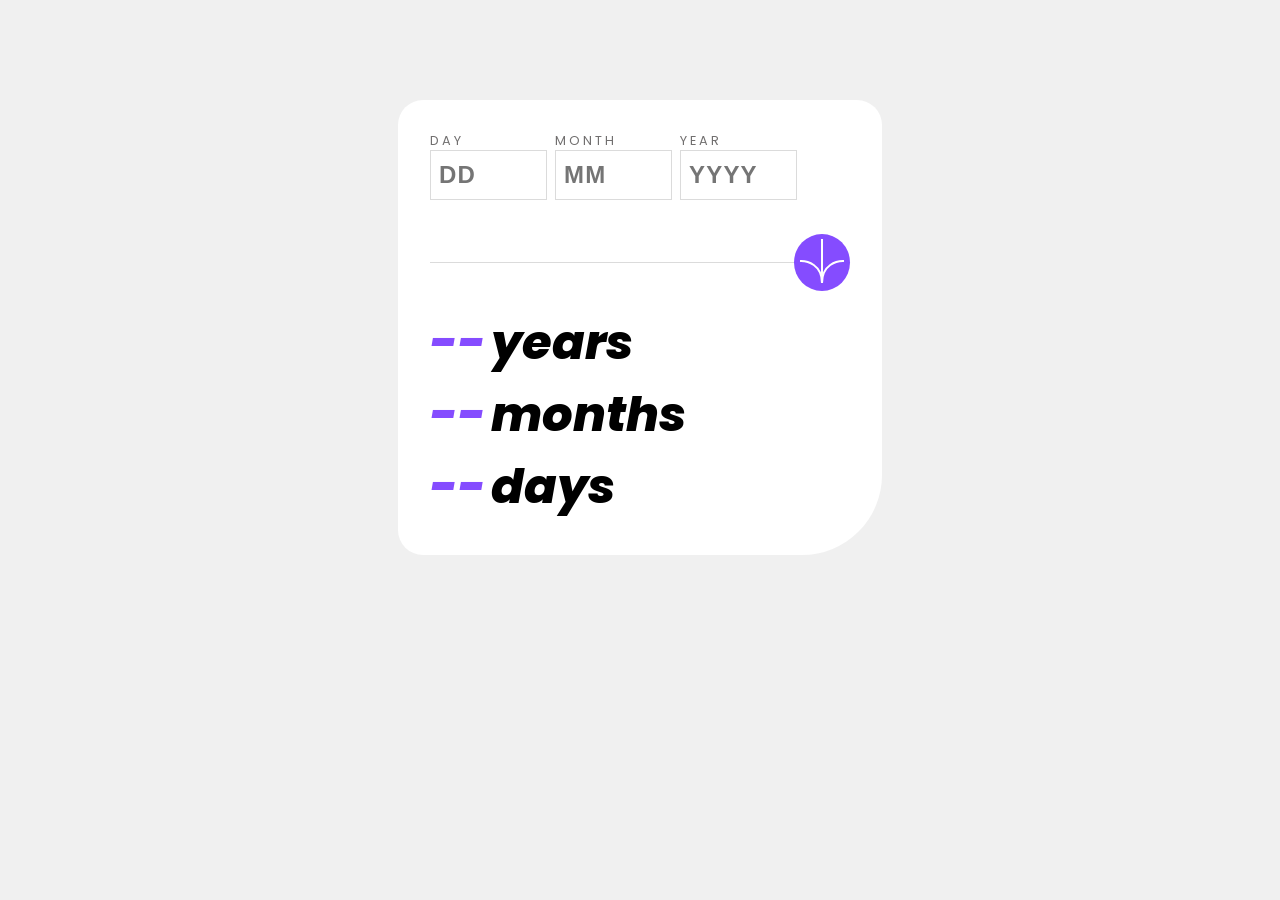
<file: age-calculator-app-main/index.html>
<!DOCTYPE html>
<html lang="en">
  <head>
    <meta charset="UTF-8" />
    <meta name="viewport" content="width=device-width, initial-scale=1.0" />
    <!-- displays site properly based on user's device -->
    <script defer src="script.js"></script>
    <link rel="preconnect" href="https://fonts.googleapis.com" />
    <link rel="preconnect" href="https://fonts.gstatic.com" crossorigin />
    <link
      href="https://fonts.googleapis.com/css2?family=Poppins:ital,wght@0,700;1,400;1,800&display=swap"
      rel="stylesheet"
    />
    <link rel="stylesheet" href="style.css" />
    <title>Frontend Mentor | Age calculator app</title>

    <!-- Feel free to remove these styles or customise in your own stylesheet 👍 -->
  </head>
  <body>
    <div class="container">
      <form action="#" id="birthday-form">
        <div class="day">
          <label for="day">day</label>
          <input
            placeholder="DD"
            type="number"
            id="day"
            data-maxlength="2"
            oninput="this.value=this.value.slice(0,this.dataset.maxlength)"
          />
          <span class="error day-error"></span>
        </div>
        <div class="month">
          <label for="month">month</label>
          <input
            placeholder="MM"
            type="number"
            id="month"
            data-maxlength="2"
            oninput="this.value=this.value.slice(0,this.dataset.maxlength)"
          />
          <span class="error month-error"></span>
        </div>
        <div class="year">
          <label for="year">year</label>
          <input
            placeholder="YYYY"
            type="number"
            id="year"
            data-maxlength="4"
            oninput="this.value=this.value.slice(0,this.dataset.maxlength)"
          />
          <span class="error year-error"></span>
        </div>
      </form>
      <div class="line-button">
        <div class="line"></div>
        <button class="enter-btn" type="submit" form="birthday-form">
          <img src="assets/images/icon-arrow.svg" alt="button" />
        </button>
      </div>
      <div class="results">
        <div class="entered-year"><span class="years">--</span>years</div>
        <div class="entered-month"><span class="months">--</span>months</div>
        <div class="entered-day"><span class="days">--</span>days</div>
      </div>
    </div>
  </body>
</html>
</file>
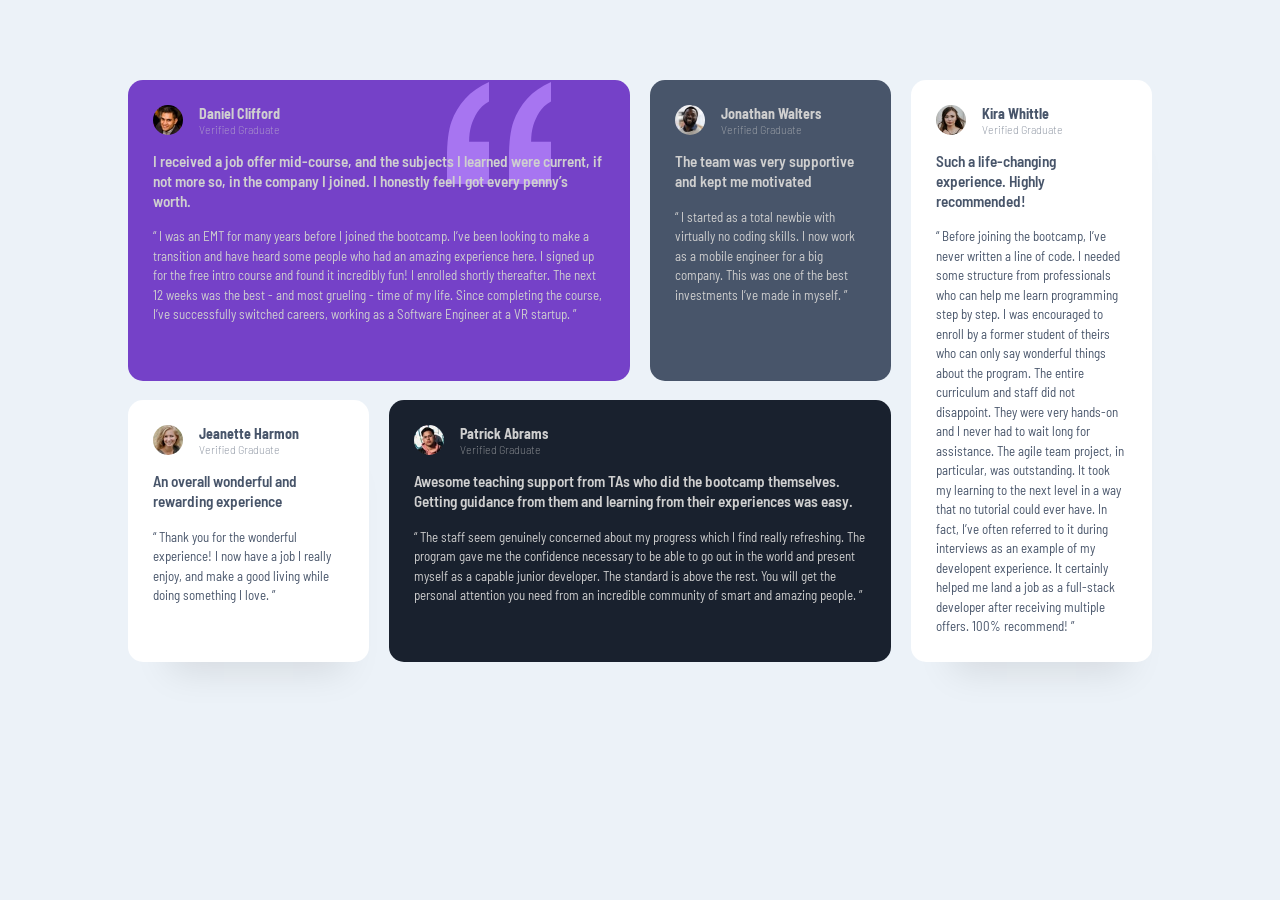
<file: testimonials-grid/index.html>
<!DOCTYPE html>
<html lang="en">
  <head>
    <meta charset="UTF-8" />
    <meta name="viewport" content="width=device-width, initial-scale=1.0" />
    <!-- displays site properly based on user's device -->

    <link
      rel="icon"
      type="image/png"
      sizes="32x32"
      href="./images/favicon-32x32.png"
    />

    <title>Testimonials</title>

    <!-- Feel free to remove these styles or customise in your own stylesheet 👍 -->
    <link rel="preconnect" href="https://fonts.googleapis.com" />
    <link rel="preconnect" href="https://fonts.gstatic.com" crossorigin />
    <link
      href="https://fonts.googleapis.com/css2?family=Barlow+Semi+Condensed:wght@500;600&display=swap"
      rel="stylesheet"
    />
    <link rel="stylesheet" href="style.css" />
  </head>
  <body>
    <div class="container">
      <div class="daniel">
        <div class="head">
          <img src="images/image-daniel.jpg" alt="" />
          <h2>Daniel Clifford <span>Verified Graduate</span></h2>
        </div>

        <h3>
          I received a job offer mid-course, and the subjects I learned were
          current, if not more so, in the company I joined. I honestly feel I
          got every penny’s worth.
        </h3>
        <p>
          “ I was an EMT for many years before I joined the bootcamp. I’ve been
          looking to make a transition and have heard some people who had an
          amazing experience here. I signed up for the free intro course and
          found it incredibly fun! I enrolled shortly thereafter. The next 12
          weeks was the best - and most grueling - time of my life. Since
          completing the course, I’ve successfully switched careers, working as
          a Software Engineer at a VR startup. ”
        </p>
      </div>

      <div class="jona">
        <div class="head">
          <img src="images/image-jonathan.jpg" alt="" />
          <h2>Jonathan Walters <span>Verified Graduate</span></h2>
        </div>

        <h3>The team was very supportive and kept me motivated</h3>
        <p>
          “ I started as a total newbie with virtually no coding skills. I now
          work as a mobile engineer for a big company. This was one of the best
          investments I’ve made in myself. ”
        </p>
      </div>

      <div class="jean">
        <div class="head">
          <img src="images/image-jeanette.jpg" alt="" />
          <h2>Jeanette Harmon <span>Verified Graduate</span></h2>
        </div>

        <h3>An overall wonderful and rewarding experience</h3>
        <p>
          “ Thank you for the wonderful experience! I now have a job I really
          enjoy, and make a good living while doing something I love. ”
        </p>
      </div>

      <div class="pat">
        <div class="head">
          <img src="images/image-patrick.jpg" alt="" />
          <h2>Patrick Abrams <span>Verified Graduate</span></h2>
        </div>

        <h3>
          Awesome teaching support from TAs who did the bootcamp themselves.
          Getting guidance from them and learning from their experiences was
          easy.
        </h3>
        <p>
          “ The staff seem genuinely concerned about my progress which I find
          really refreshing. The program gave me the confidence necessary to be
          able to go out in the world and present myself as a capable junior
          developer. The standard is above the rest. You will get the personal
          attention you need from an incredible community of smart and amazing
          people. ”
        </p>
      </div>

      <div class="kira">
        <div class="head">
          <img src="images/image-kira.jpg" alt="" />
          <h2>Kira Whittle <span> Verified Graduate</span></h2>
        </div>
        <h3>Such a life-changing experience. Highly recommended!</h3>
        <p>
          “ Before joining the bootcamp, I’ve never written a line of code. I
          needed some structure from professionals who can help me learn
          programming step by step. I was encouraged to enroll by a former
          student of theirs who can only say wonderful things about the program.
          The entire curriculum and staff did not disappoint. They were very
          hands-on and I never had to wait long for assistance. The agile team
          project, in particular, was outstanding. It took my learning to the
          next level in a way that no tutorial could ever have. In fact, I’ve
          often referred to it during interviews as an example of my developent
          experience. It certainly helped me land a job as a full-stack
          developer after receiving multiple offers. 100% recommend! ”
        </p>
      </div>
    </div>
    <!-- <div class="attribution">
      Challenge by
      <a href="https://www.frontendmentor.io?ref=challenge" target="_blank"
        >Frontend Mentor</a
      >. Coded by <a href="#">Your Name Here</a>.
    </div> -->
  </body>
</html>
</file>
<file: age-calculator-app-main/style.css>
:root {
  /* Primary */

  --purple: hsl(259, 100%, 65%);
  --light-red: hsl(0, 100%, 67%);

  /* Neutral */

  --white: hsl(0, 0%, 100%);
  --off-white: hsl(0, 0%, 94%);
  --light-grey: hsl(0, 0%, 86%);
  --smokey-grey: hsl(0, 1%, 44%);
  --off-black: hsl(0, 0%, 8%);
}
* {
  padding: 0;
  margin: 0;
}

body {
  font-family: "Poppins", sans-serif;
  background-color: var(--off-white);
}
.container {
  background-color: var(--white);
  margin: 100px auto;
  width: 420px;
  border-radius: 25px 25px 80px 25px;
  padding: 2rem;
}
form {
  display: grid;
  grid-template-columns: repeat(3, 100px);
  justify-content: start;
  column-gap: 25px;
}

form div {
  display: flex;
  flex-direction: column;

  width: fit-content;
}

form input {
  width: 99px;
  padding: 10px 8px;
  font-size: 1.5rem;
  font-weight: 700;
  border: 1px solid var(--light-grey);
  letter-spacing: 1.2px;
}
input[type="number"]:focus {
  outline: none;
  border: 1px solid var(--purple);
}

input::-webkit-outer-spin-button,
input::-webkit-inner-spin-button {
  -webkit-appearance: none;
  margin: 0;
}

form label {
  text-transform: uppercase;
  color: var(--smokey-grey);
  letter-spacing: 3px;
  font-size: 0.8rem;
}
.line-button {
  margin: 2rem 0 1rem 0;
  /* border: 1px solid red; */
  display: flex;
  align-items: center;
}
.line {
  height: 1px;
  border: none;
  background-color: var(--light-grey);
  width: 90%;
}
.line-button button {
  border-radius: 50%;
  background-color: var(--purple);
  border: none;
  padding: 5px;
}
.results {
  font-style: italic;
  font-size: 3rem;
  font-weight: 800;
}
.results span {
  color: var(--purple);
  margin-right: 5px;
}
.enter-btn:hover {
  background-color: black;
}

.error {
  font-size: 10px;
  font-style: italic;
  color: red;
  border: 1px solid white;
}

@media (max-width: 600px) {
  .container {
    margin: 100px auto;
    width: 90%;
    padding: 3rem 1rem;
    box-sizing: border-box;
  }
  form {
    width: 100%;
    grid-template-columns: repeat(3, 1fr);
    column-gap: 20px;
  }
  form input {
    width: 95%;
    padding: 10px 0px 10px 3px;
  }
  .line-button {
    position: relative;
    margin: 5rem 0;
  }
  .line {
    width: 100%;
  }
  .enter-btn {
    position: absolute;
    top: -30px;
    left: 40%;
  }
}
</file>
<file: testimonials-grid/style.css>
:root {
  /* Primary Colors */

  --moderate-violet: hsl(263, 55%, 52%);
  --very-dark-grayish-blue: hsl(217, 19%, 35%);
  --very-dark-blackish-blue: hsl(219, 29%, 14%);
  --white: hsl(0, 0%, 100%);
  /* 
Neutral */

  --light-gray: hsl(0, 0%, 81%);
  --light-grayish-blue: hsl(210, 46%, 95%);
}
* {
  padding: 0;
  margin: 0;
}
body {
  font-family: "Barlow Semi Condensed", sans-serif;
  background-color: var(--light-grayish-blue);
  font-size: 13px;
  color: var(--light-gray);
}

.container {
  margin: 5rem auto;
  width: min(1200px, 80%);
  max-width: 1200px;
  display: grid;
  grid-template-columns: repeat(4, 1fr);
  gap: 1.5em;
}
.container > div {
  padding: 25px;
  border-radius: 15px;
}
.container > div h3 {
  font-weight: 600;
}
.container .head {
  display: flex;
  margin-bottom: 1rem;
}
.head img {
  height: 30px;
  width: 30px;
  border-radius: 50%;
}
.head h2 {
  font-size: 14px;
  margin-left: 1rem;
}
.head span {
  display: block;

  font-size: 12px;
  font-weight: 200;
  opacity: 70%;
}

h3 {
  font-weight: 600;
  line-height: 1.3;
  margin-bottom: 1rem;
}
p {
  line-height: 1.5;
}
.daniel {
  grid-column: 1/3;
  background-color: var(--moderate-violet);
  background-image: url(images/bg-pattern-quotation.svg);
  background-repeat: no-repeat;
  background-position: 80% 2px;
}
.jona {
  background-color: var(--very-dark-grayish-blue);
}
.jean {
  background-color: var(--white);
  grid-column: 1/2;
  grid-row: 2/3;
  color: var(--very-dark-grayish-blue);
  box-shadow: 9px 42px 35px -33px rgba(0, 0, 0, 0.1);
}
.pat {
  background-color: var(--very-dark-blackish-blue);
  grid-column: 2/4;
}
.kira {
  background-color: var(--white);
  grid-column: 4/5;
  grid-row: 1 / 3;
  color: var(--very-dark-grayish-blue);
  box-shadow: 9px 42px 35px -33px rgba(0, 0, 0, 0.1);
}

@media (max-width: 1000px) {
  .container {
    display: flex;
    flex-direction: column;
  }
}
</file>
